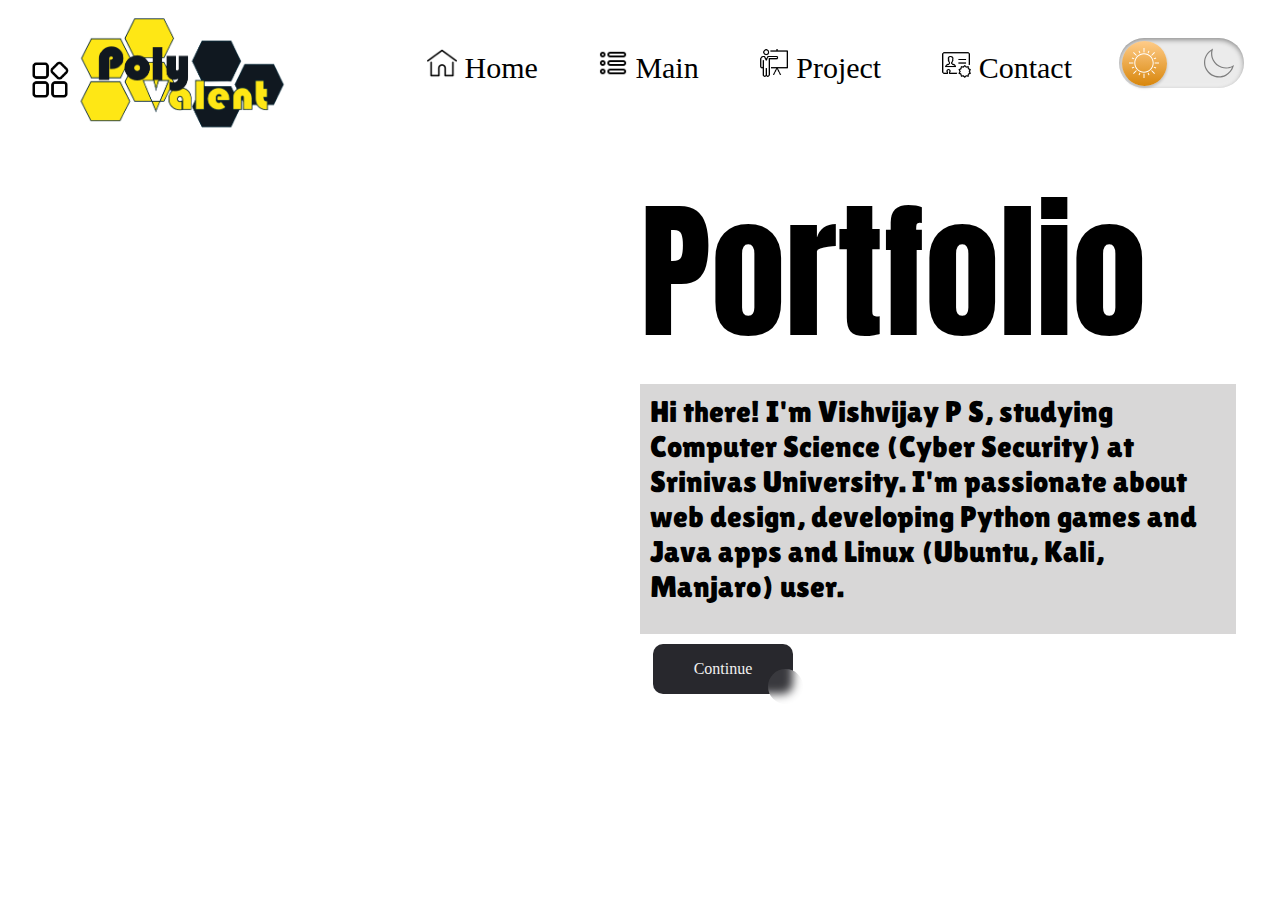
<file: index.html>
<!DOCTYPE html>
<html lang="en">
  <head>
    <meta charset="UTF-8" />
    <meta name="viewport" content="width=device-width, initial-scale=1.0" />
    <link rel="stylesheet" href="style.css" />
    <link rel="preconnect" href="https://fonts.googleapis.com" />
    <link rel="preconnect" href="https://fonts.gstatic.com" crossorigin />
    <link
      href="https://fonts.googleapis.com/css2?family=Anton&family=Comic+Neue:ital,wght@0,300;0,400;0,700;1,300;1,400;1,700&family=Lilita+One&family=Rowdies:wght@300;400;700&display=swap"
      rel="stylesheet"
    />
    <link
      href="https://fonts.googleapis.com/css2?family=Anton&family=Lilita+One&family=Rowdies:wght@300;400;700&display=swap"
      rel="stylesheet"
    />
    <title>Home</title>
  </head>
  <body id="background-container" class="background-container">
    <div id="loader">
      <h3>L</h3>
      <h3>O</h3>
      <h3>A</h3>
      <h3>D</h3>
      <h3>I</h3>
      <h3>N</h3>
      <h3>G</h3>
    </div>
    <div class="hero">
      <nav class="homePage">
        <img src="image/menu.png" alt="menu" class="menu" />
        <img src="image/logo.png" alt="logo" class="logo" />
        <ul>
          <li>
            <a href="webPage/home.html" class="nav_link"
              ><img class="imgs" src="image/home.png" alt="home" /> Home</a
            >
          </li>
          <li>
            <a href="#main" class="nav_link"
              ><img class="imgs" src="image/content.png" alt="content" />
              Main</a
            >
          </li>
          <li>
            <a href="#project" id="nav_link" class="nav_link"
              ><img class="imgs" src="image/project.png" alt="project" />
              Project</a
            >
          </li>
          <li>
            <a href="#contact" class="nav_link"
              ><img class="imgs" src="image/contact.png" alt="contact" />
              Contact</a
            >
          </li>
          <input type="checkbox" id="darkmode-toggle" />
          <label for="darkmode-toggle">
            <svg
              version="1.1"
              class="sun"
              xmlns="http://www.w3.org/2000/svg"
              xmlns:xlink="http://www.w3.org/1999/xlink"
              x="0px"
              y="0px"
              viewBox="0 0 496 496"
              style="enable-background: new 0 0 496 496"
              xml:space="pAreserve"
            >
              <rect
                x="152.994"
                y="58.921"
                transform="matrix(0.3827 0.9239 -0.9239 0.3827 168.6176 -118.5145)"
                width="40.001"
                height="16"
              />
              <rect
                x="46.9"
                y="164.979"
                transform="matrix(0.9239 0.3827 -0.3827 0.9239 71.29 -12.4346)"
                width="40.001"
                height="16"
              />
              <rect
                x="46.947"
                y="315.048"
                transform="matrix(0.9239 -0.3827 0.3827 0.9239 -118.531 50.2116)"
                width="40.001"
                height="16"
              />

              <rect
                x="164.966"
                y="409.112"
                transform="matrix(-0.9238 -0.3828 0.3828 -0.9238 168.4872 891.7491)"
                width="16"
                height="39.999"
              />

              <rect
                x="303.031"
                y="421.036"
                transform="matrix(-0.3827 -0.9239 0.9239 -0.3827 50.2758 891.6655)"
                width="40.001"
                height="16"
              />

              <rect
                x="409.088"
                y="315.018"
                transform="matrix(-0.9239 -0.3827 0.3827 -0.9239 701.898 785.6559)"
                width="40.001"
                height="16"
              />

              <rect
                x="409.054"
                y="165.011"
                transform="matrix(-0.9239 0.3827 -0.3827 -0.9239 891.6585 168.6574)"
                width="40.001"
                height="16"
              />
              <rect
                x="315.001"
                y="46.895"
                transform="matrix(0.9238 0.3828 -0.3828 0.9238 50.212 -118.5529)"
                width="16"
                height="39.999"
              />
              <path
                d="M248,88c-88.224,0-160,71.776-160,160s71.776,160,160,160s160-71.776,160-160S336.224,88,248,88z M248,392
				c-79.4,0-144-64.6-144-144s64.6-144,144-144s144,64.6,144,144S327.4,392,248,392z"
              />
              <rect x="240" width="16" height="72" />
              <rect
                x="62.097"
                y="90.096"
                transform="matrix(0.7071 0.7071 -0.7071 0.7071 98.0963 -40.6334)"
                width="71.999"
                height="16"
              />
              <rect y="240" width="72" height="16" />

              <rect
                x="90.091"
                y="361.915"
                transform="matrix(-0.7071 -0.7071 0.7071 -0.7071 -113.9157 748.643)"
                width="16"
                height="71.999"
              />
              <rect x="240" y="424" width="16" height="72" />

              <rect
                x="361.881"
                y="389.915"
                transform="matrix(-0.7071 -0.7071 0.7071 -0.7071 397.8562 960.6281)"
                width="71.999"
                height="16"
              />
              <rect x="424" y="240" width="72" height="16" />
              <rect
                x="389.911"
                y="62.091"
                transform="matrix(0.7071 0.7071 -0.7071 0.7071 185.9067 -252.6357)"
                width="16"
                height="71.999"
              />
            </svg>
            <svg
              version="1.1"
              class="moon"
              xmlns="http://www.w3.org/2000/svg"
              xmlns:xlink="http://www.w3.org/1999/xlink"
              x="0px"
              y="0px"
              viewBox="0 0 49.739 49.739"
              style="enable-background: new 0 0 49.739 49.739"
              xml:space="preserve"
            >
              <path
                d="M25.068,48.889c-9.173,0-18.017-5.06-22.396-13.804C-3.373,23.008,1.164,8.467,13.003,1.979l2.061-1.129l-0.615,2.268
       c-1.479,5.459-0.899,11.25,1.633,16.306c2.75,5.493,7.476,9.587,13.305,11.526c5.831,1.939,12.065,1.492,17.559-1.258v0
       c0.25-0.125,0.492-0.258,0.734-0.391l2.061-1.13l-0.585,2.252c-1.863,6.873-6.577,12.639-12.933,15.822
       C32.639,48.039,28.825,48.888,25.068,48.889z M12.002,4.936c-9.413,6.428-12.756,18.837-7.54,29.253
       c5.678,11.34,19.522,15.945,30.864,10.268c5.154-2.582,9.136-7.012,11.181-12.357c-5.632,2.427-11.882,2.702-17.752,0.748
       c-6.337-2.108-11.473-6.557-14.463-12.528C11.899,15.541,11.11,10.16,12.002,4.936z"
              />
            </svg>
          </label>
        </ul>
      </nav>
      <div class="content">
        <h1 class="head">Portfolio</h1>
        <div class="container">
          <p class="text" id="text1">
            Hi there! I'm Vishvijay P S, studying Computer Science (Cyber
            Security) at Srinivas University. I'm passionate about web design,
            developing Python games and Java apps and Linux (Ubuntu, Kali,
            Manjaro) user.
          </p>
        </div>
        <button class="button-ct" onclick="window.open('webPage/home.html', '_blank')" role="button">Continue</button>
      </div>
      <!-- <script>
      const backgroundImages = [
        "light/one.jpg",
        //"ilight/two.jpg",
        "light/three.jpg",
        "light/four.jpg",
        "light/five.jpg",
        "light/six.jpg",
      ]; // Array of image URLs
      let imageIndex = 0;
      function changeBackground() {
        document.getElementById(
          "background-container"
        ).style.backgroundImage = `url(${backgroundImages[imageIndex]})`;
        document.getElementById("background-container").style.transform =
          "mix-blend-mode";
        imageIndex = (imageIndex + 1) % backgroundImages.length;
      }
      setInterval(changeBackground, 5000); // Change background every 5 seconds
    </script> -->

      <div id="container3D"></div>
      <script src="script/dark_mode.js"></script>
      <script type="module" src="script/main.js"></script>
      <script>
        var pageLoad = document.getElementById("loader");

        window.addEventListener("load" , function(){
          pageLoad.style.display = "none";
        })
      </script>
    </div>
  </body>
</html>
</file>
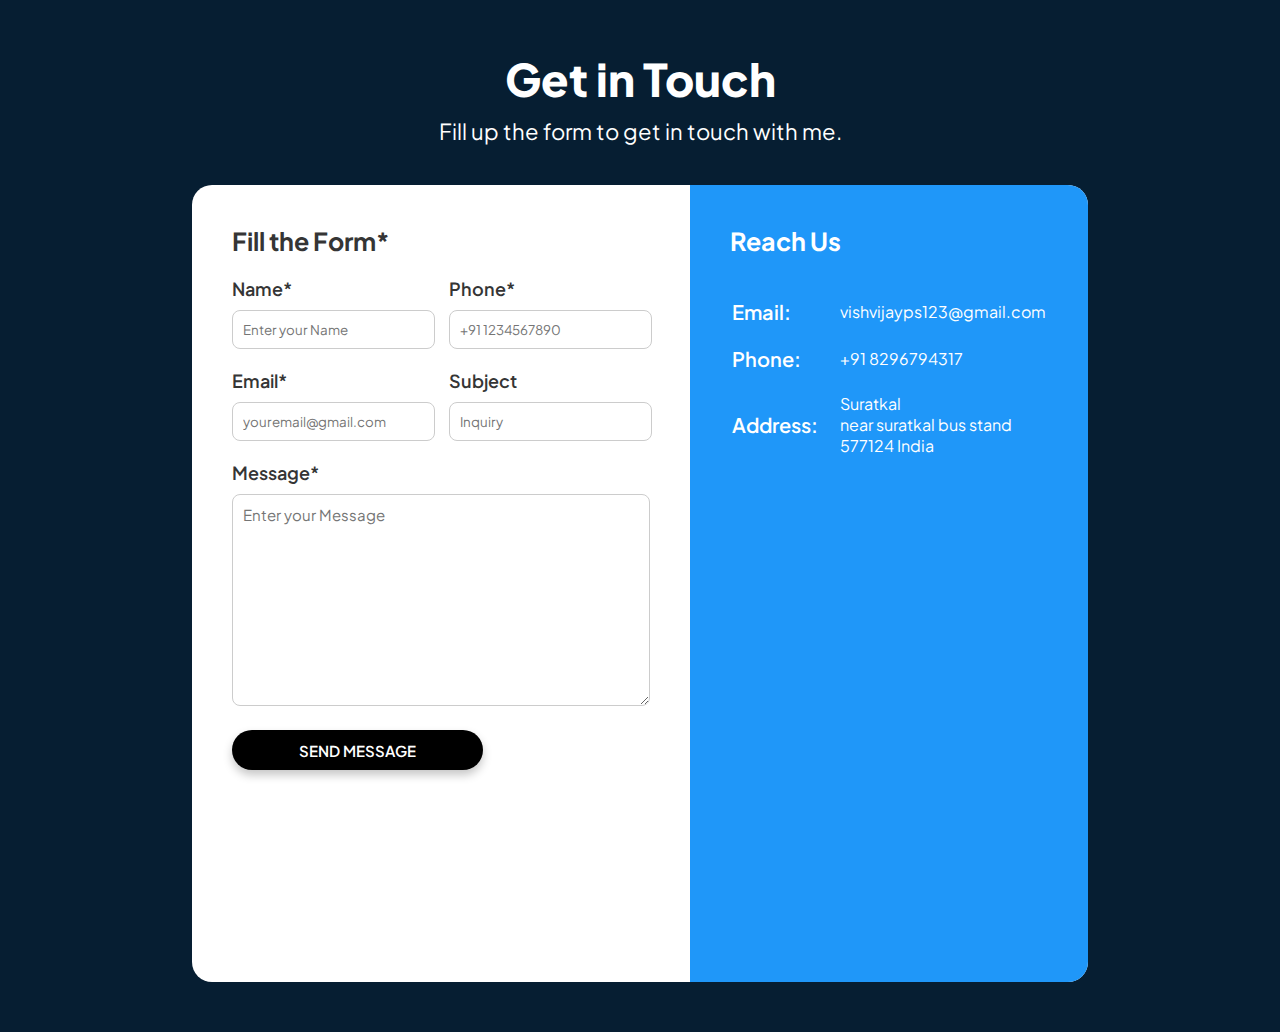
<file: webPage/contact.html>
<!DOCTYPE html>
<html lang="en">
<head>
    <!-- Meta tags -->
    <meta charset="UTF-8">
    <meta name="viewport" content="width=device-width, initial-scale=1.0">
    <!-- Title -->
    <title>Contact Form @vijay</title>
    <!-- Link to CSS file -->
    <link rel="stylesheet" href="../webPage/css/contact.css">
</head>
<body>
    <!-- Main container -->
    <div class="container">
        <h1>Get in Touch</h1>
        <p>Fill up the form to get in touch with me. </p>

        <!-- Contact form section -->
        <div class="contact-box">
            <!-- Left side of the form -->
            <div class="container-left">
                <h3>Fill the Form*</h3>
                <!-- Form -->
                <form id="contactForm" onsubmit="return validateForm()">
                    <div class="input-row">
                        <div class="input-group">
                            <label>Name*</label>
                            <input type="text" id="name" placeholder="Enter your Name" required>
                        </div>

                        <div class="input-group">
                            <label>Phone*</label>
                            <input type="text" id="phone" placeholder="+91 1234567890" required>
                        </div>
                    </div>
                    
                    <!-- Input row for Email and Subject -->
                    <div class="input-row">
                        <div class="input-group">
                            <label>Email*</label>
                            <input type="email" id="email" placeholder="youremail@gmail.com" required>
                        </div>

                        <div class="input-group">
                            <label>Subject</label>
                            <input type="text" id="subject" placeholder="Inquiry">
                        </div>                       
                    </div>

                    <!-- Label for Message textarea -->
                    <label>Message*</label>
                    <textarea rows="10" id="message" placeholder="Enter your Message" required></textarea>
                    <button type="submit">SEND MESSAGE</button>
                </form>
            </div>
            <!-- Right side with contact information -->
            <div class="container-right">
                <h3>Reach Us</h3>
                <!-- Table for contact information -->
                <table>
                    <tr>
                        <td>Email: </td>
                        <td>vishvijayps123@gmail.com</td>
                    </tr>

                    <tr>
                        <td>Phone: </td>
                        <td>+91 8296794317</td>
                    </tr>

                    <tr>
                        <td>Address: </td>
                        <td>Suratkal <br>
                            near suratkal bus stand <br>
                            577124 India</td>
                    </tr>
                </table>
                
                <!-- Map section -->
                <div class="map">
                    <!-- Google Map iframe -->
                    <iframe src="https://www.google.com/maps/embed?pb=!1m14!1m12!1m3!1d16474.91943471953!2d74.81536319322566!3d12.999760448349408!2m3!1f0!2f0!3f0!3m2!1i1024!2i768!4f13.1!5e0!3m2!1sen!2sin!4v1741443185206!5m2!1sen!2sin" width="600" height="450" style="border:0;" allowfullscreen="" loading="lazy" referrerpolicy="no-referrer-when-downgrade"></iframe>
                </div>
            </div>
        </div>
    </div>
    <!-- JavaScript file -->
    <script src="../script/cotact.js"></script>
</body>
</html>
</file>
<file: style.css>
html {
  overflow: hidden;
  margin: 0;
  padding: 0;
}
/* #background-container {
    width: 100%;
    height: 100vh;
    background-image: url("light/one.jpg");
    background-size: cover;
    transition: transform 2s;
    background-repeat: no-repeat;
    scrollbar-width: none;
} */

body{
  margin: 0;
  padding: 0;
}

.background-container {
  width: 100%;
  height: 100vh;
  background-size: cover;
  animation: slider 50s cubic-bezier(0.25, 0.1, 1, 0.25) infinite;
}



@keyframes slider {
  0% {
    background-image: url("image/light/one.jpg");
  }
  20% {
    background-image: url("image/light/two.jpg");
  }
  40% {
    background-image: url("image/light/three.jpg");
  }
  60% {
    background-image: url("image/light/four.jpg");
  }
  80% {
    background-image: url("image/light/five.jpg");
  }
  100% {
    background-image: url("image/light/six.jpg");
  }
}



.homePage {
  display: flex;
  padding: 10px;
  margin: 0px 20px;
  align-items: center;
}
.homePage .menu {
  align-self: center;
  width: 40px;
  height: 40px;
  margin-right: -10px;
  filter: invert(0);
  transition: filter 0.3s ease;
}
.dark-mode .menu {
  filter: invert(1);
}

.homePage .logo {
  margin-left: -10px;
  width: 250px;
  height: auto;
}

.homePage ul {
  display: flex;
  position: absolute;
  top: 8px;
  right: 16px;
  margin-top: 20px;
  font-size: 18px;
  padding: 0px 20px;
}

.homePage ul li {
  list-style: none;
}

.nav_link {
  display: block;
  text-decoration: none;
  padding: 20px;
  justify-items: center;
  justify-content: center;
  font-size: 30px;
  color: black;
  border-radius: 30px;
  margin-right: 20px;
}
.nav_link_dark {
  display: block;
  text-decoration: none;
  padding: 20px;
  justify-items: center;
  justify-content: center;
  font-size: 30px;
  color: rgb(250, 249, 249);
  border-radius: 30px;
  margin-right: 20px;
}

.homePage ul li a:hover {
  background: linear-gradient(
    135deg,
    rgba(255, 255, 255, 0.1),
    rgba(255, 255, 255, 0)
  );
  backdrop-filter: blur(10px);
  -webkit-backdrop-filter: blur(10px);
  border-radius: 20px;
  border: 1px solid rgba(255, 255, 255, 0.18);
  box-shadow: 0 8px 32px 0 rgba(0, 0, 0, 0.37);
}

.homePage ul li a img {
  width: 30px;
  height: auto;
  justify-items: center;
}

.content {
  margin-top: 0;
  padding: 0px;
  display: flex;
  flex-direction: column;
  width: 50%;
  height: auto;
  float: right;
}

.container {
  width: 90%;
  height: 50%;
  padding: 20px;
  margin-top: 0;
  padding: 10px;
  text-align: left;
  background-color: rgba(200, 198, 198, 0.7);
  padding-bottom: 0px;
  margin-bottom: 10px;
}
.head {
  font-family: "Anton", serif;
  font-weight: 400;
  font-style: normal;
  font-size: 150px;
  margin: 0px;
  padding: 0px;
}

.text {
  font-family: "Lilita One", serif;
  font-weight: 400;
  font-style: normal;
  margin-top: 0px;
  font-size: 30px;
}

#container3D canvas {
  width: 100vw !important;
  height: 100vh !important;
  position: absolute;
  top: 10%;
  float: left;
  margin-left: -25%;
}

.button-ct {
  all: unset;
  width: 100px;
  height: 30px;
  font-size: 16px;
  background: transparent;
  border: none;
  position: relative;
  color: #f0f0f0;
  cursor: pointer;
  z-index: 1;
  padding: 10px 20px;
  display: flex;
  align-items: center;
  justify-content: center;
  white-space: nowrap;
  user-select: none;
  -webkit-user-select: none;
  touch-action: manipulation;
  margin-left: 13px;
}

.button-ct::after,
.button-ct::before {
  content: "";
  position: absolute;
  bottom: 0;
  right: 0;
  z-index: -99999;
  transition: all 0.4s ease;
}

.button-ct::before {
  transform: translate(0%, 0%);
  width: 100%;
  height: 100%;
  background: #28282d;
  border-radius: 10px;
}

.button-ct::after {
  transform: translate(10px, 10px);
  width: 35px;
  height: 35px;
  background: #ffffff15;
  backdrop-filter: blur(5px);
  -webkit-backdrop-filter: blur(5px);
  border-radius: 50px;
}

.button-ct:hover::before {
  transform: translate(5%, 20%);
  width: 110%;
  height: 110%;
}

.button-ct:hover::after {
  border-radius: 10px;
  transform: translate(0, 0);
  width: 100%;
  height: 100%;
}

.button-ct:active::after {
  transition: 0s;
  transform: translate(0, 5%);
}

label {
  margin-top: 10px;
  width: 125px;
  height: 50px;
  position: relative;
  display: block;
  background: #ebebeb;
  border-radius: 50px;
  box-shadow: inset 0px 2px 5px rgba(0, 0, 0, 0.4),
    inset 0px -2px 5px rgba(255, 255, 255, 0.4);
  cursor: pointer;
  transition: 0.3s ease;
  &:after {
    content: "";
    width: 45px;
    height: 45px;
    position: absolute;
    top: 2.5px;
    left: 2.5px;
    background: linear-gradient(180deg, #ffcc89, #d8860b);
    border-radius: 45px;
    box-shadow: 0px 2px 3px rgba(0, 0, 0, 0.2);
    transition: 0.3s ease;
  }
  svg {
    position: absolute;
    width: 30px;
    top: 10px;
    z-index: 100;
    &.sun {
      left: 10px;
      fill: #fff;
      transition: 0.3s ease;
    }
    &.moon {
      right: 10px;
      fill: #7e7e7e;
      transition: 0.3s ease;
    }
  }
}

input {
  width: 0;
  height: 0;
  visibility: hidden;
  &:checked + label {
    background: #242424;
    &:after {
      right: 2.5px;
      left: auto;
      transform: translateX(0);
      background: linear-gradient(180deg, #777, #3a3a3a);
    }
    svg {
      &.sun {
        fill: #7e7e7e;
      }
      &.moon {
        fill: #fff;
      }
    }
    + .background {
      background: #242424;
    }
  }
  &:active:after {
    width: 65px;
  }
}

.background-container_dark {
  width: 100%;
  height: 100vh;
  background-size: cover;
  animation: dark_slider 50s cubic-bezier(0.25, 0.1, 1, 0.25) infinite;
  background-color: #3a3a3a;
}

@keyframes dark_slider {
  0% {
    background-image: url("image/dark/one.jpg");
  }
  20% {
    background-image: url("image/dark/two.jpg");
  }
  40% {
    background-image: url("image/dark/three.jpg");
  }
  60% {
    background-image: url("image/dark/four.jpg");
  }
  80% {
    background-image: url("image/dark/five.jpg");
  }
  100% {
    background-image: url("image/dark/six.jpg");
  }
}

.imgs {
  filter: invert(0);
  transition: filter 0.3s ease;
}

.dark-mode .imgs {
  filter: invert(1);
}

.dark-mode {
  background-color: #121212;
  color: #ffffff;
}

.dark-mode .container {
  background-color: rgba(34, 34, 34, 0.7);
  padding-bottom: 0px;
  margin-bottom: 10px;
}

.dark-mode .head {
  color: #ffffff;
}

.dark-mode .text {
  color: #bbbbbb;
}

@media screen and (max-width: 1200px) {
  .homePage {
    flex-wrap: wrap;
    justify-content: center;
  }
  .homePage .logo {
    width: 200px;
  }
  .homePage ul {
    position: relative;
    top: 0;
    right: 0;
    display: flex;
    flex-wrap: wrap;
    justify-content: center;
  }
  .nav_link,
  .nav_link_dark {
    font-size: 24px;
    padding: 15px;
    margin: 10px;
  }
  .head {
    font-size: 120px;
  }
  .text {
    font-size: 28px;
  }
  label {
    width: 110px;
    height: 45px;
  }

  label:after {
    width: 40px;
    height: 40px;
    top: 2.5px;
    left: 2.5px;
  }

  label svg {
    width: 25px;
    top: 9px;
  }
}

@media screen and (max-width: 1040px) {
  html {
    overflow: scroll;
  }
  .homePage {
    flex-direction: column;
    align-items: center;
  }
  .content {
    width: 80%;
  }
  .container {
    width: 95%;
    padding: 15px;
  }
  .head {
    font-size: 100px;
  }
  .text {
    font-size: 26px;
  }
  #container3D canvas {
    width: 110vw !important;
    height: 110vh !important;
    top: 15%;
    margin-left: -15%;
    z-index: -1;
  }
  label {
    margin-top: 20px;
    width: 100px;
    height: 40px;
  }

  label:after {
    width: 35px;
    height: 35px;
    top: 2.5px;
    left: 2.5px;
  }

  label svg {
    width: 22px;
    top: 8px;
  }
  .sun {
    margin-left: -1px;
  }
}

@media screen and (max-width: 768px) {
  .homePage {
    flex-direction: row;
    align-items: center;
    margin: 10px;
  }
  .homePage .logo {
    width: 180px;
  }
  .homePage ul {
    flex-direction: row;
    align-items: center;
    padding: 10px;
  }
  .nav_link,
  .nav_link_dark {
    font-size: 22px;
    padding: 12px;
    margin: 5px;
  }
  .content {
    width: 90%;
  }
  .container {
    text-align: center;
    width: 100%;
  }
  .head {
    font-size: 80px;
  }
  .text {
    font-size: 24px;
  }
  #container3D canvas {
    width: 100vw !important;
    height: 100vh !important;
    top: 20%;
    margin-left: -10%;
    z-index: -1;
  }
  label {
    margin-top: 5px;
    width: 70px;
    height: 35px;
  }

  label:after {
    width: 30px;
    height: 30px;
    top: 2.5px;
    left: 2.5px;
  }

  label svg {
    width: 20px;
    top: 7px;
    left: 43px;
  }
  .sun {
    margin-left: -2px;
  }
}

@media screen and (max-width: 600px) {
  html {
    overflow: scroll;
  }
  .homePage {
    flex-direction: row;
    text-align: center;
  }
  .homePage .logo {
    width: 150px;
  }
  .nav_link,
  .nav_link_dark {
    font-size: 25px;
    padding: 2px;
    margin-left: 0px;
    margin-right: 0px;
  }
  .imgs {
    opacity: 0;
  }
  .content {
    width: 95%;
  }
  .container {
    padding: 10px;
  }
  .head {
    font-size: 60px;
  }
  .text {
    font-size: 22px;
  }
  .button-ct {
    width: 80px;
    height: 25px;
    font-size: 14px;
  }
  #container3D canvas {
    width: 90vw !important;
    height: 90vh !important;
    align-items: center;
    top: 25%;
    z-index: -1;
  }
  label {
    width: 60px;
    height: 30px;
  }

  label:after {
    width: 25px;
    height: 25px;
    top: 2.5px;
    left: 2.5px;
  }

  label svg {
    width: 18px;
    top: 6px;
    left: 36px;
  }
  .sun {
    margin-left: -4px;
  }
}

@media screen and (max-width: 480px) {
  html {
    overflow: scroll;
  }
  .homePage .logo {
    width: 120px;
  }
  .imgs {
    opacity: 0;
    z-index: -1;
  }
  .nav_link,
  .nav_link_dark {
    font-size: 20px;
    padding: 0px;
    margin-left: -5px;
    margin-right: -5px;
  }
  .content {
    width: 100%;
  }
  .container {
    padding: 8px;
  }
  .head {
    font-size: 50px;
  }
  .text {
    font-size: 20px;
  }
  .button-ct {
    width: 70px;
    height: 22px;
    font-size: 12px;
  }
  #container3D canvas {
    width: 80vw !important;
    height: 80vh !important;
    top: 30%;
    z-index: -1;
  }

  label {
    left: 20px;
    width: 60px;
    height: 25px;
    margin-top: 15px;
  }

  label:after {
    width: 20px;
    height: 20px;
    top: 2px;
    left: 2px;
  }

  label svg {
    width: 16px;
    top: 5px;
    left: 40px;
  }
  .sun {
    margin-left: -6px;
  }
}

@media screen and (max-width: 380px) {
  html {
    overflow: hidden;
  }
  .homePage .logo {
    width: 250px;
  }
  .imgs {
    opacity: 0;
    z-index: -1;
  }
  ul {
    margin-left: -10px;
  }
  .nav_link,
  .nav_link_dark {
    font-size: 18px;
    padding: 0px;
    margin-left: -10px;
    margin-right: -10px;
  }
  .content {
    width: 100%;
  }
  .container {
    width: 300px;
    padding: 8px;
  }
  .head {
    font-size: 50px;
  }
  .text {
    font-size: 20px;
  }
  .button-ct {
    width: 70px;
    height: 22px;
    font-size: 12px;
  }
  #container3D canvas {
    width: 70vw !important;
    height: 70vh !important;
    top: 30%;
    z-index: -1;
    margin-left: 50px;
    margin-top: -50%;
  }

  label {
    width: 50px;
    height: 20px;
    left: 0px;
  }
  ul {
    background-color: rgba(200, 198, 198, 0.7);
    margin: 0;
    padding: 0;
    border-radius: 1em;
    left: -10px;
  }

  .dark-mode ul {
    background-color: rgba(34, 34, 34, 0.7);
  }

  label:after {
    width: 15px;
    height: 15px;
    top: 2px;
    left: 2px;
  }

  label svg {
    width: 12px;
    top: 4px;
    left: 34px;
  }
}

@media screen and (max-width: 320px) {
  .nav_link,
  .nav_link_dark {
    font-size: 15px;
    padding: 0px;
    margin-left: -10px;
    margin-right: -10px;
  }
}

#loader{
  margin: 0;
  padding: 0;
  background: #242424 url(image/load.gif) no-repeat center center;
  background-size: 50%;
  width: 100%;
  height: 100vh;
  position: fixed;
  z-index: 200;
  align-content: center;
  justify-items: center;
}

#loader h3{
  color: white;
}
</file>
<file: webPage/css/contact.css>
/* Importing fonts from Google Fonts API */
@import url('https://fonts.googleapis.com/css2?family=DM+Sans:ital,opsz,wght@0,9..40,100..1000;1,9..40,100..1000&family=Lexend:wght@100..900&family=Plus+Jakarta+Sans:ital,wght@0,200..800;1,200..800&display=swap');

/* Resetting default margin and padding for all elements */
* {
    margin: 0;
    padding: 0;
}

/* Setting font family for the body */
body {
    font-family: "Plus Jakarta Sans", sans-serif;
    background: #061e32;
}

/* Container for the main content */
.container {
    width: 80%;
    margin: 50px auto;
}

/* Styling for main heading */
.container h1 {
    color: #ffffff;
    text-align: center;
    font-size: 50px;
    font-weight: 800;
    margin-bottom: 10px;
}

/* Styling for paragraph text */
.container p {
    color: #ffffff;
    text-align: center;
    font-size: 25px;
    margin-bottom: 40px;
}

/* Styling for contact box container */
.contact-box {
    background: #ffffff;
    display: flex;
    border-radius: 20px;
}

/* Styling for left container inside the contact box */
.container-left {
    flex-basis: 60%;
    padding: 40px 60px;
}

/* Styling for right container inside the contact box */
.container-right {
    flex-basis: 40%;
    padding: 40px 60px;
    background: hsl(207, 95%, 55%);
    color: #ffffff;
    border-radius: 0px 20px 20px 0px;
}

/* Styling for heading inside left container */
.container-left h3 {
    font-size: 25px;
    color: #353535;
    margin-bottom: 20px;
}

/* Styling for heading inside right container */
.container-right h3 {
    font-size: 25px;
    color: #ffffff;
    margin-bottom: 20px;
}

/* Styling for input rows */
.input-row {
    display: flex;
    justify-content: space-between;
    margin-bottom: 20px;
}

/* Styling for input groups inside input rows */
.input-row .input-group {
    flex-basis: 45%;
}

/* Styling for input fields */
input {
    width: 95%;
    border: none;
    color: #353535;
    border: 1px solid #ccc;
    border-radius: 8px;
    padding: 10px;
    font-family: "Plus Jakarta Sans", sans-serif;
} 

/* Styling for textareas */
textarea {
    font-family: "Plus Jakarta Sans", sans-serif;
    font-size: 15px;
    width: 100%;
    border: 1px solid #ccc;
    border-radius: 8px;
    outline: none;
    padding: 10px;
    box-sizing: border-box;
}

/* Styling for labels */
label {
    margin-bottom: 10px;
    font-size: 18px;
    font-weight: 600;
    display: block;
    color: #353535;
}

/* Styling for buttons */
button {
    font-family: "Plus Jakarta Sans", sans-serif;
    font-weight: 600;
    font-size: 15px;
    background: #000000;
    border: none;
    outline: none;
    color: #fff;
    width: 20%;
    height: 40px;
    border-radius: 25px;
    margin-top: 20px;
    transition: all 0.5s ease 0s;
    box-shadow: 0px 5px 10px 0px #0000003a;
}

/* Hover styling for buttons */
button:hover {
    color: #fff;
    background: hsl(207, 97%, 35%);
    box-shadow: 0px 5px 10px 0px hsla(207, 97%, 35%, 0.431);
}

/* Styling for table cells */
tr td:first-child {
    font-size: 20px;
    font-weight: 600;
    padding-right: 20px;
}

tr td {
    padding-top: 20px;
}

/* Styling for iframes */
iframe {
    width: 100%;
    border: none;
    border-radius: 10px;
    outline: none;
    margin-top: 30px;
}

/* CSS for larger screens (laptop) */
@media only screen and (min-width: 1367px) {
    .container {
        width: 70%;
    }

    .container h1 {
        font-size: 50px;
    }

    .container p {
        font-size: 25px;
    }

    .container-left,
    .container-right {
        padding: 40px;
    }

    .input-row .input-group {
        flex-basis: 48%;
    }

    button {
        width: 30%;
    }
}

/* CSS for larger screens (laptop) */
@media only screen and (max-width: 1366px) {
    .container {
        width: 70%;
    }

    .container h1 {
        font-size: 45px;
    }

    .container p {
        font-size: 22px;
    }

    .container-left,
    .container-right {
        padding: 40px;
    }

    input {
        width: 90%;
    }

    .input-row .input-group {
        flex-basis: 48%;
    }

    button {
        width: 60%;
    }
}

/* CSS for medium-sized screens (tablet) */
@media only screen and (max-width: 1024px) {

    .contact-box {
        flex-direction: column;
    }

    .container {
        width: 80%;
    }

    .container h1 {
        font-size: 40px;
    }

    .container p {
        font-size: 22px;
    }

    .container-left,
    .container-right {
        padding: 30px;
    }

    .input-row {
        flex-wrap: wrap;
    }

    .input-row .input-group {
        flex-basis: 100%;
        margin-bottom: 15px;
    }

    button {
        width: 25%;
    }
}

/* CSS for smaller screens (mobile) */
@media only screen and (max-width: 767px) {
    .container {
        width: 90%;
    }

    .container h1 {
        font-size: 40px;
    }

    .container p {
        font-size: 18px;
    }

    .container-left,
    .container-right {
        padding: 20px;
    }

    .input-row {
        flex-direction: column; /* Stack input rows vertically */
    }

    .input-row .input-group {
        flex-basis: 100%;
        margin-bottom: 15px;
    }

    input,
    textarea {
        padding: 8px;
    }

    button {
        width: 60%;
    }

    tr td:first-child {
        font-size: 15px;
        font-weight: 600;
        padding-right: 10px;
    }
}
</file>
